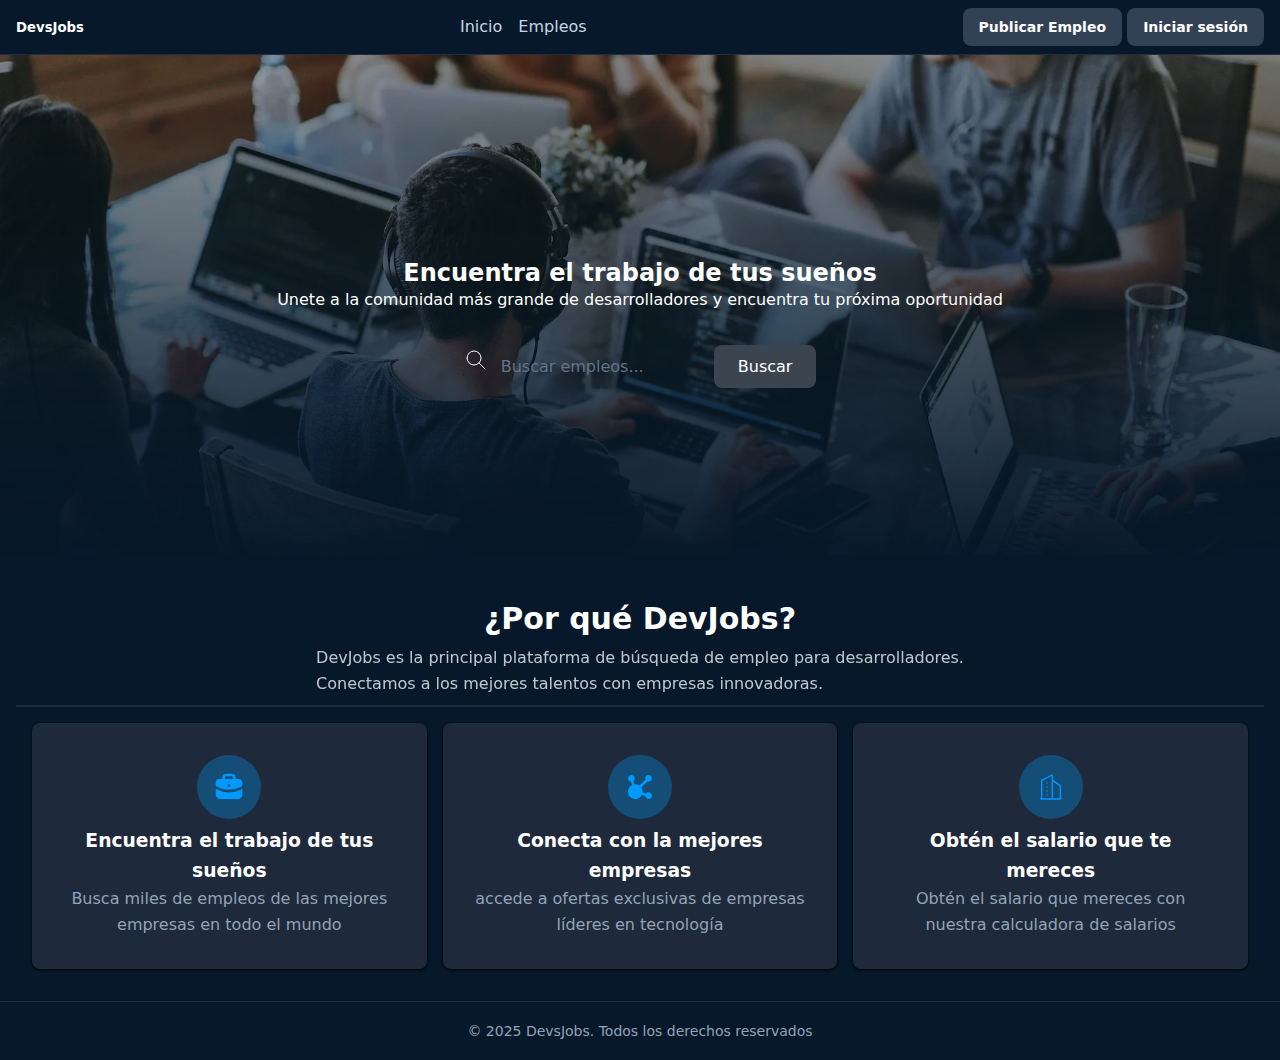
<file: primer-proyecto/home_page/index.html>
<!DOCTYPE html>
<html lang="en">
<head>
    <meta charset="UTF-8">
    <meta name="viewport" content="width=device-width, initial-scale=1.0">
    <title>DevJobs - Inicio</title>
    <meta name="description" content="Encuentra las mejores ofertas para desarrolladores en DevJobs.">
    <link rel="stylesheet" href="styles.css">
</head>
<body>
    <header>
        <h5>DevsJobs</h5>
        <nav>
            <a href="#">Inicio</a>
            <a href="#">Empleos</a>
        </nav>
        <div>
            <a href="#">Publicar Empleo</a>
            <a href="#">Iniciar sesión</a>
        </div>
    </header>
    <main>
        <section>
            <img src="./imagenes/background.webp" alt="personas trabajando en computadores" width="200px">
            <h1>Encuentra el trabajo de tus sueños</h1>
            <p>Unete a la comunidad más grande de desarrolladores y encuentra tu próxima oportunidad</p>
            <form role="search">
                <svg xmlns="http://www.w3.org/2000/svg" width="24" height="24" viewBox="0 0 24 24" fill="none" stroke="currentColor" stroke-width="1" stroke-linecap="round" stroke-linejoin="round" class="icon icon-tabler icons-tabler-outline icon-tabler-search"><path stroke="none" d="M0 0h24v24H0z" fill="none"/><path d="M10 10m-7 0a7 7 0 1 0 14 0a7 7 0 1 0 -14 0" /><path d="M21 21l-6 -6" /></svg>

                <input type="text" name="" id="" placeholder="Buscar empleos...">
                <button type="submit">Buscar</button>
            </form>
        </section>

        <section>
            <header>
                <h2>¿Por qué DevJobs?</h2>
                <p>DevJobs es la principal plataforma de búsqueda de empleo para desarrolladores. <br>Conectamos a los mejores talentos con empresas innovadoras.</p>
            </header>

            <footer>
                <article>
                    <svg xmlns="http://www.w3.org/2000/svg" width="24" height="24" viewBox="0 0 24 24" fill="currentColor" class="icon icon-tabler icons-tabler-filled icon-tabler-briefcase"><path stroke="none" d="M0 0h24v24H0z" fill="none"/><path d="M22 13.478v4.522a3 3 0 0 1 -3 3h-14a3 3 0 0 1 -3 -3v-4.522l.553 .277a20.999 20.999 0 0 0 18.897 -.002l.55 -.275zm-8 -11.478a3 3 0 0 1 3 3v1h2a3 3 0 0 1 3 3v2.242l-1.447 .724a19.002 19.002 0 0 1 -16.726 .186l-.647 -.32l-1.18 -.59v-2.242a3 3 0 0 1 3 -3h2v-1a3 3 0 0 1 3 -3h4zm-2 8a1 1 0 0 0 -1 1a1 1 0 1 0 2 .01c0 -.562 -.448 -1.01 -1 -1.01zm2 -6h-4a1 1 0 0 0 -1 1v1h6v-1a1 1 0 0 0 -1 -1z" /></svg>
                    <h3>Encuentra el trabajo de tus sueños</h3>
                    <p>Busca miles de empleos de las mejores empresas en todo el mundo</p>
                </article>

                <article>
                    <svg xmlns="http://www.w3.org/2000/svg" width="24" height="24" viewBox="0 0 24 24" fill="currentColor" class="icon icon-tabler icons-tabler-filled icon-tabler-affiliate"><path stroke="none" d="M0 0h24v24H0z" fill="none"/><path d="M18.5 3a2.5 2.5 0 1 1 -.912 4.828l-4.556 4.555a5.475 5.475 0 0 1 .936 3.714l2.624 .787a2.5 2.5 0 1 1 -.575 1.916l-2.623 -.788a5.5 5.5 0 0 1 -10.39 -2.29l-.004 -.222l.004 -.221a5.5 5.5 0 0 1 2.984 -4.673l-.788 -2.624a2.498 2.498 0 0 1 -2.194 -2.304l-.006 -.178l.005 -.164a2.5 2.5 0 1 1 4.111 2.071l.787 2.625a5.475 5.475 0 0 1 3.714 .936l4.555 -4.556a2.487 2.487 0 0 1 -.167 -.748l-.005 -.164l.005 -.164a2.5 2.5 0 0 1 2.495 -2.336z" /></svg>
                    <h3>Conecta con la mejores empresas</h3>
                    <p>accede a ofertas exclusivas de empresas líderes en tecnología</p>
                </article>

                <article>
                    <svg xmlns="http://www.w3.org/2000/svg" width="24" height="24" viewBox="0 0 24 24" fill="none" stroke="currentColor" stroke-width="1" stroke-linecap="round" stroke-linejoin="round" class="icon icon-tabler icons-tabler-outline icon-tabler-building-skyscraper"><path stroke="none" d="M0 0h24v24H0z" fill="none"/><path d="M3 21l18 0" /><path d="M5 21v-14l8 -4v18" /><path d="M19 21v-10l-6 -4" /><path d="M9 9l0 .01" /><path d="M9 12l0 .01" /><path d="M9 15l0 .01" /><path d="M9 18l0 .01" /></svg>
                    <h3>Obtén el salario que te mereces</h3>
                    <p> Obtén el salario que mereces con nuestra calculadora de salarios</p>
                </article>
            </footer>
        </section>
    </main>
    <footer>
        <small> &copy; 2025 DevsJobs. Todos los derechos reservados</small>
    </footer>
</body>
</html>
</file>
<file: primer-proyecto/home_page/styles.css>
* {
  margin: 0;
  padding: 0;
  box-sizing: border-box;
}






:root {
  --primary: #3b4550;
  --primary-dark: #0a3d66;
  --primary-hover: #0d5ba8;
  --primary-light: #09f;
  --background: #06182a;
  --text-primary: #ffffff;
  --text-secondary: #cbd5e1;
  --text-muted: #94a3b8;
  --border: rgba(255, 255, 255, 0.1);
  --card-bg: #1e293b;
  --shadow: rgba(0, 0, 0, 0.3);
  --input-bg: #1e293b;
  --hsla-example: hsla(210, 100%, 56%, 1);
}










@font-face {
  font-family: 'Inter Variable';
  font-style: normal;
  font-display: swap;
  font-weight: 100 900;
  src: url(https://cdn.jsdelivr.net/fontsource/fonts/inter:vf@latest/latin-wght-normal.woff2) format('woff2-variations');
  unicode-range: U+0000-00FF,U+0131,U+0152-0153,U+02BB-02BC,U+02C6,U+02DA,U+02DC,U+0304,U+0308,U+0329,U+2000-206F,U+20AC,U+2122,U+2191,U+2193,U+2212,U+2215,U+FEFF,U+FFFD;
}


body {
  font-family: system-ui;
  background-color: var(--background);
  color: var(--text-primary);
  min-height: 100vh;
  display: flex;
  flex-direction: column;
  line-height: 1.6;
}



/* Títulos principales */
h1 {
  font-size: 1.5rem;
  line-height: 1.2;
  text-wrap: balance;
  display: flex;
  align-items: center;
  gap: 0.5rem;

  svg {
    width: 2rem;
    height: 2rem;
    color: var(--primary-light);
  }
}

h1 + p {
  text-wrap: balance;
  margin-bottom: 2rem
}

/* Header */
header {
  border-bottom: 1px solid var(--border);
  background: var(--background);
  padding: .5rem 1rem;
  display: flex;
  align-items: center;
  justify-content: space-between;
  gap: 2rem;

  h2 {
    font-size: 1.25rem;
    font-weight: 700;
    color: var(--text-primary);
  }
}

/* Navegación del header a otras páginas */
nav {
  align-items: center;
  gap: 1rem;
  display: flex;

  a {
    text-decoration: none;
    color: var(--text-secondary);
    transition: color 0.2s;
    font-weight: 500;

    &:hover, &:focus {
      color: var(--primary);
      outline: none;
    }
  }
}

/* Botones del Header */
header div a {
  padding: 0.5rem 1rem;
  border-radius: 0.5rem;
  background-color: #334155;
  color: var(--text-primary);
  display: inline-block;
  font-size: 0.875rem;
  font-weight: 700;
  text-decoration: none;
  /* TODO */
}

/* Hero */
main > section:nth-child(1) {
  height: 500px;
  text-align: center;
  display: flex;
  flex-direction: column;
  justify-content: center;
  align-items: center;

  h1 {
    padding-top: 36px;
  }

  & > img {
    position: absolute;
    width: 100%;
    height: 100%;
    object-fit: cover;
    z-index: -1;
    left: 0;
    right: 0;
    mask-image: linear-gradient(to bottom, rgba(16, 25, 34, 1) 5%, rgba(16, 25, 34, 0) 80%);
  }
}

/* Formulario de Búsqueda */
form {
  max-width: 42rem;
  width: 100%;
  margin: 0 auto;
  padding-inline: 1rem;
}

form > div {
  display: flex;
  align-items: center;
  background-color: var(--input-bg);
  border-radius: 0.5rem;
  box-shadow: 0 10px 15px -3px var(--shadow);
  padding: 0.5rem;
  gap: 0.5rem;
}

form span {
  padding-left: 0.75rem;
  color: var(--text-muted);
  display: flex;
  align-items: center;
  flex-shrink: 0;
}

form input[type="text"] {
  flex: 1;
  background: transparent;
  border: none;
  outline: none;
  color: var(--text-primary);
  padding: 0.75rem 0.5rem;
  font-size: 1rem;
  font-family: inherit;
}

form input[type="text"]::placeholder {
  color: #64748b;
}

button {
  padding: 0.75rem 1.5rem;
  border-radius: 0.5rem;
  background-color: var(--primary);
  color: white;
  font-weight: 400;
  border: none;
  cursor: pointer;
  transition: all 0.2s;
  font-family: inherit;
  font-size: 1rem;
  white-space: nowrap;

  &:hover, /* pseudo-clase que significa que el ratón está encima */
  &:focus { /* pseudo-clase que significa que el elemento tiene el foco */
    background-color: var(--primary-hover);
    outline: 2px solid white;
    outline-offset: 2px;
  }

  &:active { 
    transform: scale(0.90)
  }

  &:disabled {
    opacity: .5;
    pointer-events: none;
  }
}

/* Features Section */
main > section:nth-child(2) {
  padding-inline: 1rem;
  background-color: var(--background);
  padding-top: 2rem;

  & > header {
    gap: 2px;
    flex-direction: column;

    h2 {
      margin-bottom: 0;
    }

    p {
      opacity: .75;
    }
  }

  & > div {
    max-width: 1280px;
    margin: 0 auto;
  }
}

main > section:nth-child(2) h2 {
  font-size: 1.875rem;
  font-weight: 700;
  color: var(--text-primary);
  margin-bottom: 1rem;
}

main > section:nth-child(2) > div > div:first-child > p {
  font-size: 1.125rem;
  color: var(--text-muted);
  max-width: 42rem;
  margin: 0 auto;
}

/* Grid de Features */
main > section:nth-child(2) footer {
  display: grid;
  grid-template-columns: repeat(auto-fit, minmax(280px, 1fr));
  gap: 16px
}

/* Feature Cards */
/* article {
  background-color: var(--card-bg);
  padding: 2rem;
  margin-bottom: 16px;
  border-radius: 0.5rem;                   
  box-shadow: 0px 1px 3px 0 var(--shadow); 

  svg {
    color: var(--primary-light);          
    background: rgba(0, 153, 255, 0.3);  
    border-radius: 9999px;               
    width: 64px;                         
    height: 64px;                        
    padding: 16px;                       
  }

  h3 {
    font-weight: 500;
  }

  p {
    color: var(--text-muted);
  }
} */

/* Footer */
footer {
  background-color: var(--background);
  border-top: 1px solid var(--border);
  text-align: center;
  padding: 16px;

  small {
    color: var(--text-muted);
    font-size: 0.875rem;
  }
}

article {
    background-color: var(--card-bg);
    padding: 2rem;
    border-radius: 0.5rem;
    margin-bottom: 16px;
    box-shadow: 0px 1px 3px 0px black;
    svg {
      color: var(--primary-light);
      border-radius: 100%;
      background: rgb(0, 163, 255, 0.3);
      width: 64px;
      height: 64px;
      padding: 16px;
    }
    p {
      color: var(--text-muted);
    }
    h3 {
      font-weight: 500px;
    }
}
</file>
